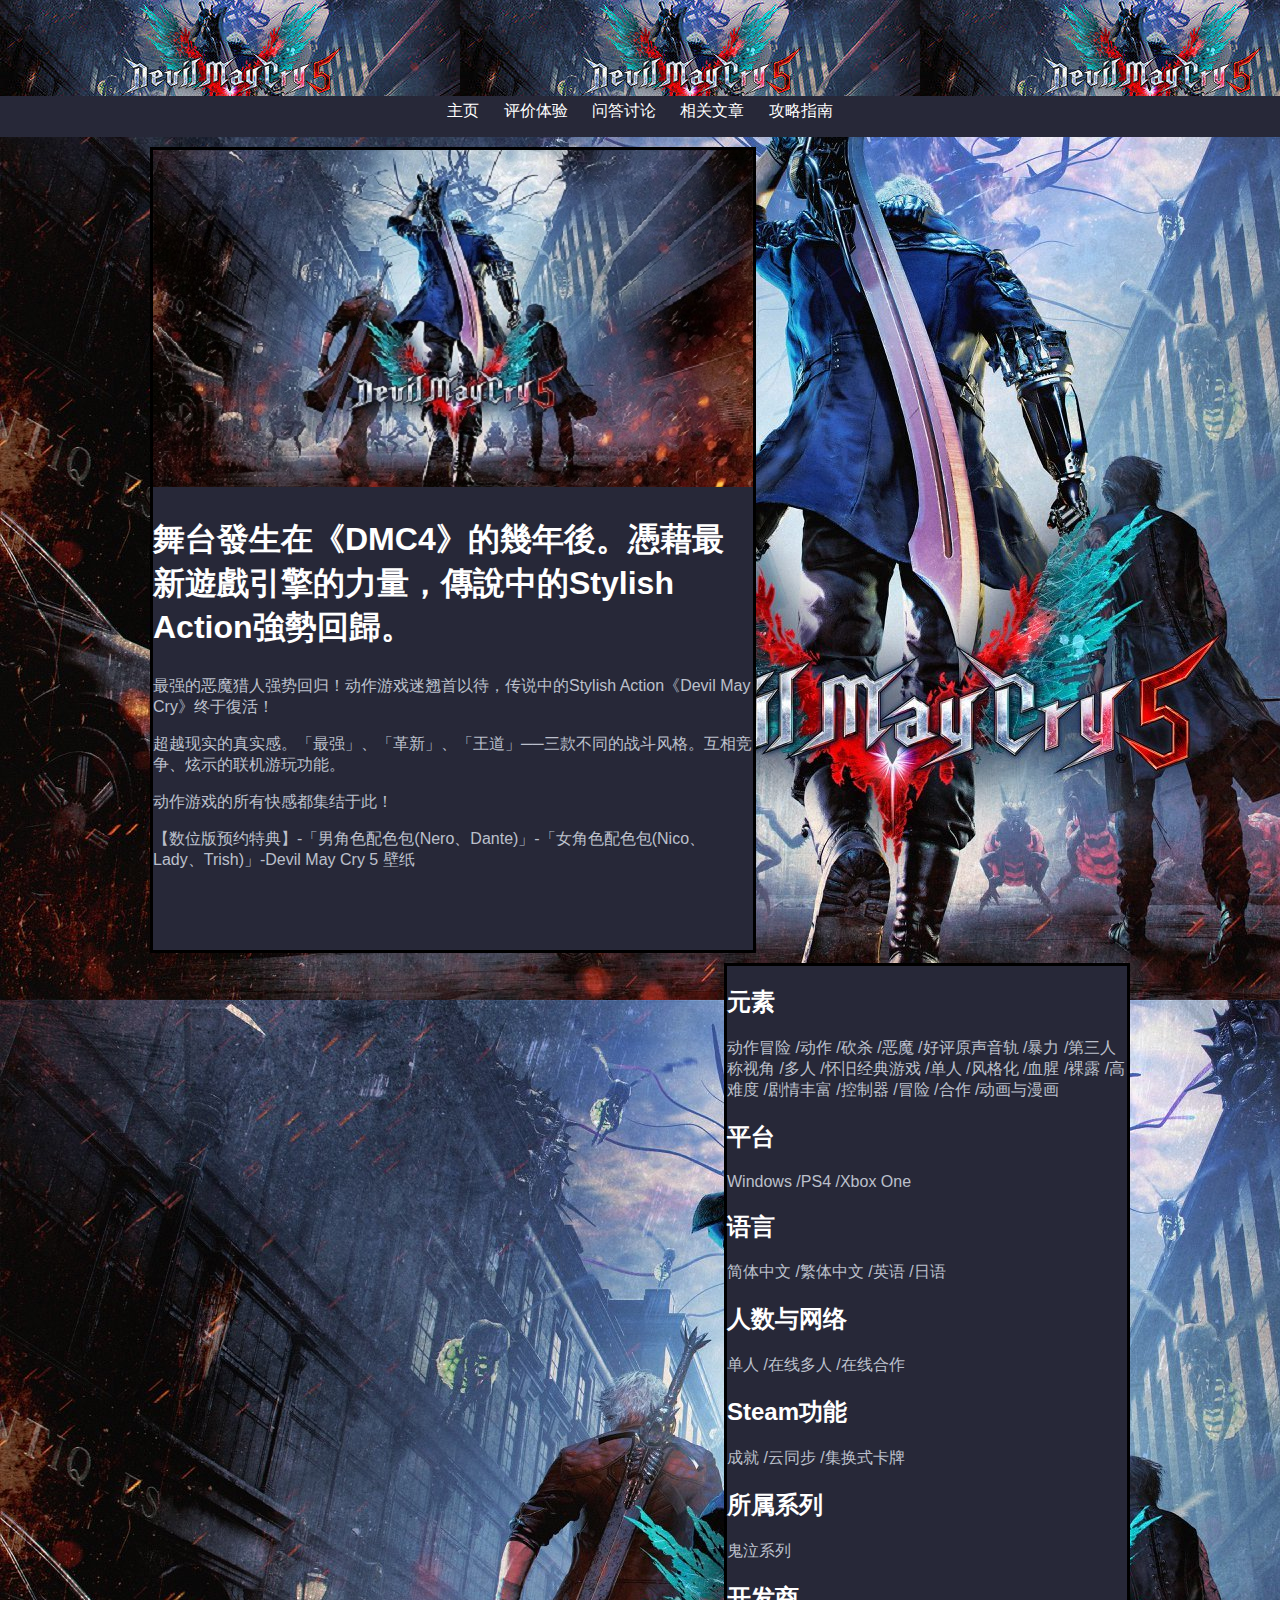
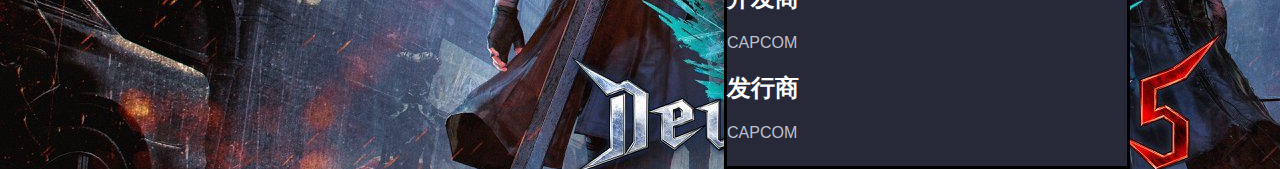
<file: index.html>
<!DOCTYPE html>
<html lang="en">

<head>
    <meta charset="UTF-8">
    <meta name="viewport" content="width=device-width, initial-scale=1.0">
    <title>鬼泣5 Devil May Cry 5</title>
    <link rel="stylesheet" href="./css/index.css">
</head>

<body>
    <div id="header">
        <div class="inner"></div>
    </div>
    <div id="nav">
        <div class="inner"></div>
<ul>
		<li><a href="index.html">主页</a></li>
		<li><a href="evaluation.html">评价体验</a></li>
		<li><a href="qa.html">问答讨论</a></li>
		<li><a href="article.html">相关文章</a></li>
<li><a href="compass.html">攻略指南</a></li>
	</ul>
    </div>
<div id="story">
<div class="photo"><img src="img/1.jpg" alt="第一"></div>
<h1>舞台發生在《DMC4》的幾年後。憑藉最新遊戲引擎的力量，傳說中的Stylish Action強勢回歸。</h1>
<p>最强的恶魔猎人强势回归！动作游戏迷翘首以待，传说中的Stylish Action《Devil May Cry》终于復活！</p>
<p>超越现实的真实感。「最强」、「革新」、「王道」──三款不同的战斗风格。互相竞争、炫示的联机游玩功能。</p>
<p>动作游戏的所有快感都集结于此！</p>
<p>【数位版预约特典】-「男角色配色包(Nero、Dante)」-「女角色配色包(Nico、Lady、Trish)」-Devil May Cry 5 壁纸</p>
</div>
<div id="details">
<h2>元素</h2>
<p>动作冒险 /动作 /砍杀 /恶魔 /好评原声音轨 /暴力 /第三人称视角 /多人 /怀旧经典游戏 /单人 /风格化 /血腥 /裸露 /高难度 /剧情丰富 /控制器 /冒险 /合作 /动画与漫画</p>
<h2>平台</h2>
<p>Windows /PS4 /Xbox One</p>
<h2>语言</h2>
<p>简体中文 /繁体中文 /英语 /日语</p>
<h2>人数与网络</h2>
<p>单人 /在线多人 /在线合作</p>
<h2>Steam功能</h2>
<p>成就 /云同步 /集换式卡牌</p>
<h2>所属系列</h2>
<p>鬼泣系列</p>
<h2>开发商</h2>
<p>CAPCOM</p>
<h2>发行商</h2>
<p>CAPCOM</p>
</div>
</body>
</html>
</file>
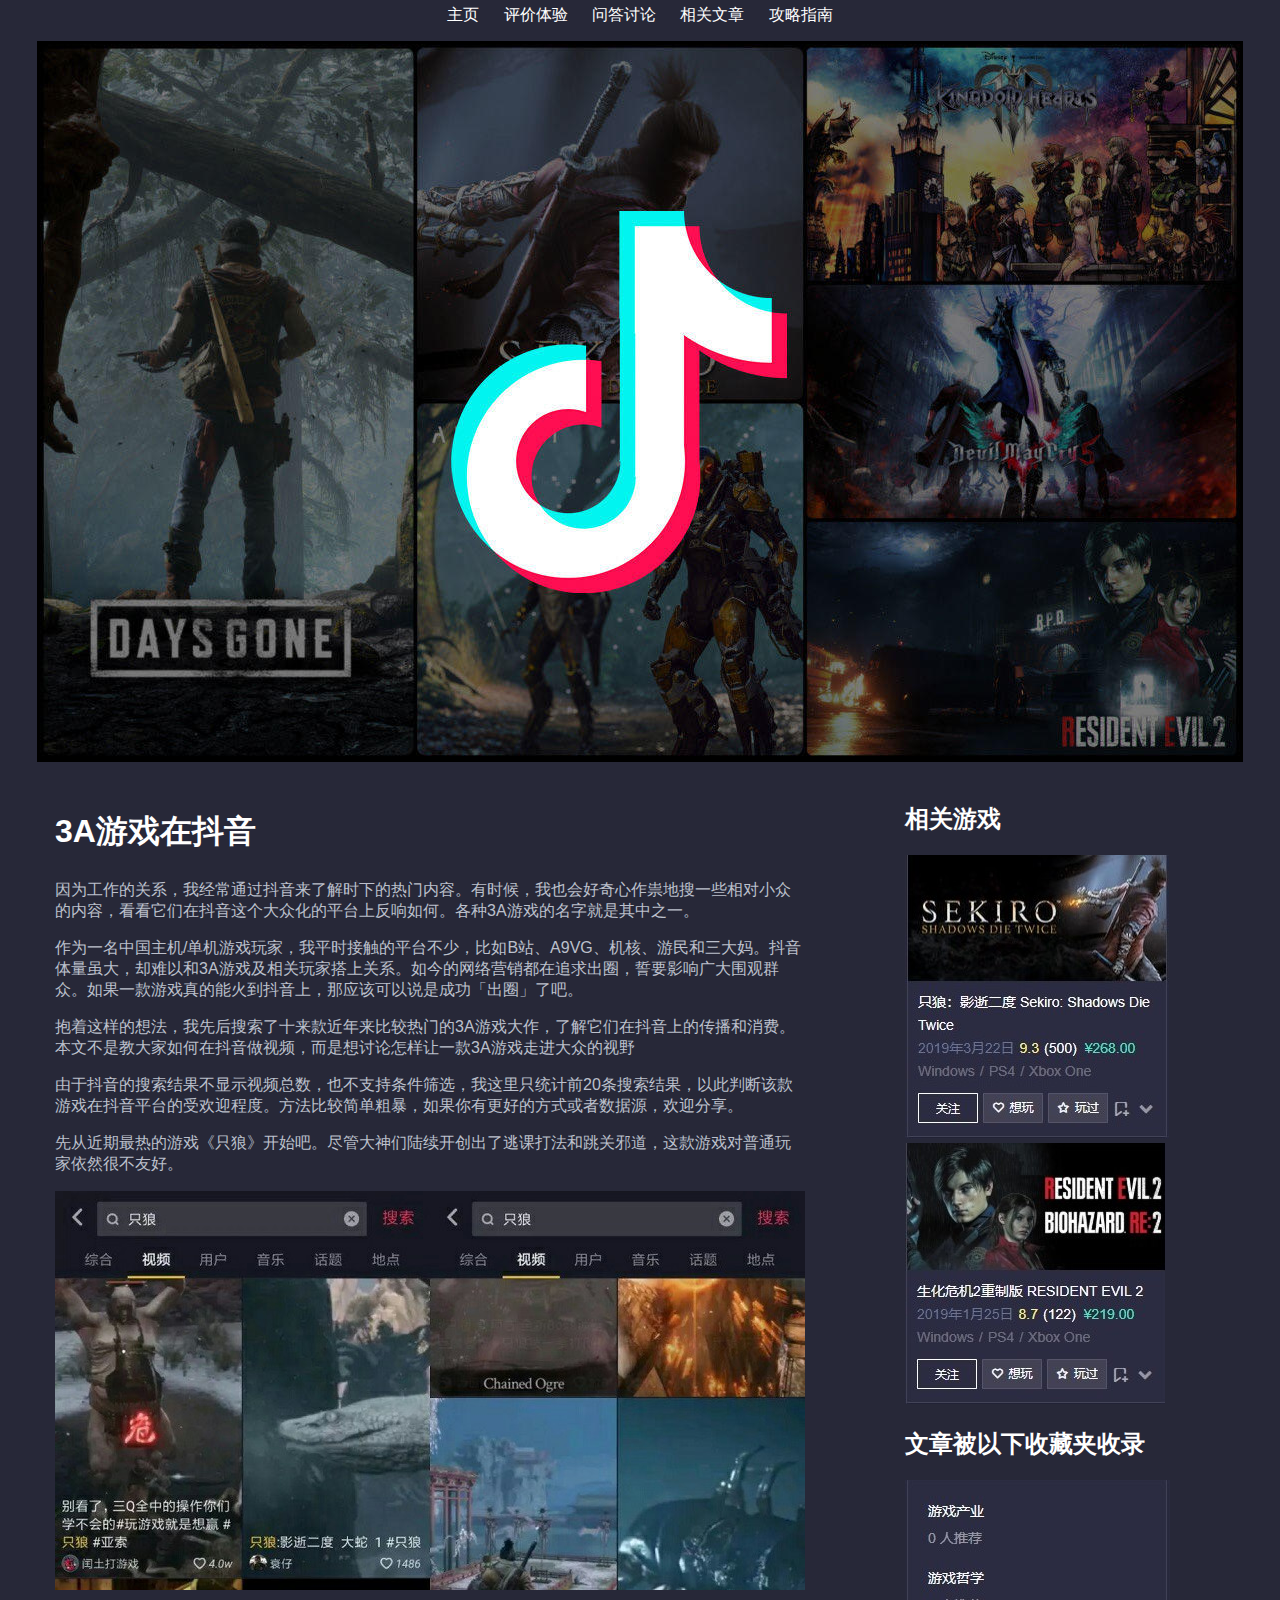
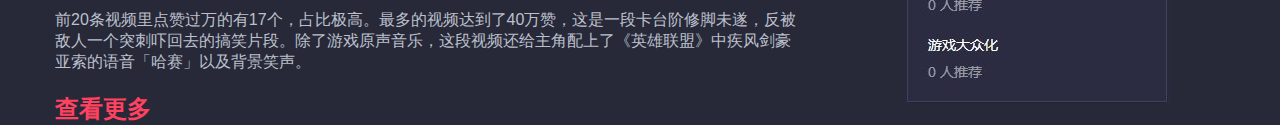
<file: article.html>
<!DOCTYPE html>
<html lang="en">

<head>
    <meta charset="UTF-8">
    <meta name="viewport" content="width=device-width, initial-scale=1.0">
    <title>相关文章</title>
    <link rel="stylesheet" href="./css/article.css">
</head>

<body>
    <div id="header">
        <div class="inner"></div>
    </div>
    <div id="nav">
        <div class="inner"></div>
<ul>
		<li><a href="index.html">主页</a></li>
		<li><a href="evaluation.html">评价体验</a></li>
		<li><a href="qa.html">问答讨论</a></li>
		<li><a href="article.html">相关文章</a></li>
<li><a href="compass.html">攻略指南</a></li>
	</ul>
    </div>
<div id="bphoto">
<div class="photo"><img src="img/article.jpg" alt="大图"></div>
<div id="art">
<h1>3A游戏在抖音</h1>
<p>因为工作的关系，我经常通过抖音来了解时下的热门内容。有时候，我也会好奇心作祟地搜一些相对小众的内容，看看它们在抖音这个大众化的平台上反响如何。各种3A游戏的名字就是其中之一。</p>
<p>作为一名中国主机/单机游戏玩家，我平时接触的平台不少，比如B站、A9VG、机核、游民和三大妈。抖音体量虽大，却难以和3A游戏及相关玩家搭上关系。如今的网络营销都在追求出圈，誓要影响广大围观群众。如果一款游戏真的能火到抖音上，那应该可以说是成功「出圈」了吧。</p>
<p>抱着这样的想法，我先后搜索了十来款近年来比较热门的3A游戏大作，了解它们在抖音上的传播和消费。本文不是教大家如何在抖音做视频，而是想讨论怎样让一款3A游戏走进大众的视野</p>
<p>由于抖音的搜索结果不显示视频总数，也不支持条件筛选，我这里只统计前20条搜索结果，以此判断该款游戏在抖音平台的受欢迎程度。方法比较简单粗暴，如果你有更好的方式或者数据源，欢迎分享。</p>
<p>先从近期最热的游戏《只狼》开始吧。尽管大神们陆续开创出了逃课打法和跳关邪道，这款游戏对普通玩家依然很不友好。</p>
<div class="photo"><img src="img/article2.jpg" alt="文章内"></div>
<p>前20条视频里点赞过万的有17个，占比极高。最多的视频达到了40万赞，这是一段卡台阶修脚未遂，反被敌人一个突刺吓回去的搞笑片段。除了游戏原声音乐，这段视频还给主角配上了《英雄联盟》中疾风剑豪亚索的语音「哈赛」以及背景笑声。</p>
<h2>查看更多</h2>
</div>
<div id="more">
<h2>相关游戏</h2>
<div class="photo"><img src="img/game1.jpg" alt="游戏一"></div>
<div class="photo"><img src="img/game2.jpg" alt="游戏二"></div>
<h2>文章被以下收藏夹收录</h2>
<div class="photo"><img src="img/game3.jpg" alt="游戏三"></div>
</div>
</body>
</html>
</file>
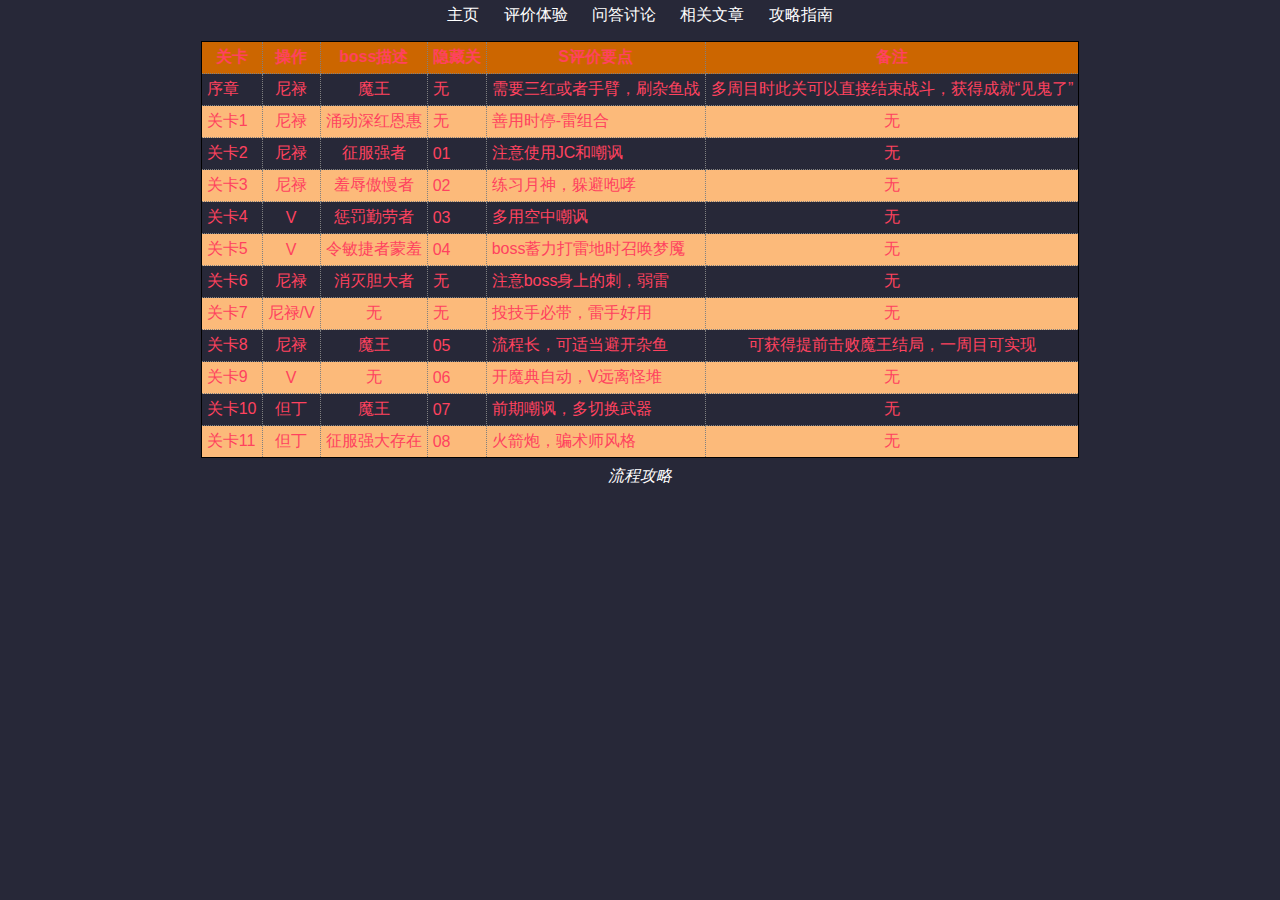
<file: compass.html>
<!DOCTYPE html>
<html lang="en">

<head>
    <meta charset="UTF-8">
    <meta name="viewport" content="width=device-width, initial-scale=1.0">
    <title>攻略指南</title>
    <link rel="stylesheet" href="./css/compass.css">
</head>

<body>
    <div id="header">
        <div class="inner"></div>
    </div>
    <div id="nav">
        <div class="inner"></div>
<ul>
		<li><a href="index.html">主页</a></li>
		<li><a href="evaluation.html">评价体验</a></li>
		<li><a href="qa.html">问答讨论</a></li>
		<li><a href="article.html">相关文章</a></li>
<li><a href="compass.html">攻略指南</a></li>
	</ul>
    </div>
<table>
      <caption>
        流程攻略
      </caption>
      <tr>
        <th>关卡</th>
        <th>操作</th>
        <th>boss描述</th>
        <th>隐藏关</th>
        <th>S评价要点</th>
       <th>备注</th>
      </tr>
      <tr>
        <td>序章</td>
        <td class="center">尼禄</td>
        <td class="center">魔王</td>
        <td class="left">无</td>
        <td class="left">需要三红或者手臂，刷杂鱼战</td>
        <td class="center">多周目时此关可以直接结束战斗，获得成就“见鬼了”</td>
      </tr>
      <tr class="cellcolor">
        <td>关卡1</td>
        <td class="center">尼禄</td>
        <td class="center">涌动深红恩惠</td>
        <td class="left">无</td>
        <td class="left">善用时停-雷组合</td>
       <td class="center">无</td>
      </tr>
      <tr>
        <td>关卡2</td>
        <td class="center">尼禄</td>
        <td class="center">征服强者</td>
        <td class="left">01</td>
        <td class="left">注意使用JC和嘲讽</td>
        <td class="center">无</td>
      </tr>
      <tr class="cellcolor">
        <td>关卡3</td>
        <td class="center">尼禄</td>
        <td class="center">羞辱傲慢者</td>
        <td class="left">02</td>
        <td class="left">练习月神，躲避咆哮</td>
     <td class="center">无</td>
      </tr>
     <tr>
        <td>关卡4</td>
        <td class="center">V</td>
        <td class="center">惩罚勤劳者</td>
        <td class="left">03</td>
        <td class="left">多用空中嘲讽</td>
      <td class="center">无</td>
      </tr>
      <tr class="cellcolor">
        <td>关卡5</td>
        <td class="center">V</td>
        <td class="center">令敏捷者蒙羞</td>
        <td class="left">04</td>
        <td class="left">boss蓄力打雷地时召唤梦魇</td>
      <td class="center">无</td>
      </tr>
<tr>
        <td>关卡6</td>
        <td class="center">尼禄</td>
        <td class="center">消灭胆大者</td>
        <td class="left">无</td>
        <td class="left">注意boss身上的刺，弱雷</td>
      <td class="center">无</td>
      </tr>
      <tr class="cellcolor">
        <td>关卡7</td>
        <td class="center">尼禄/V</td>
        <td class="center">无</td>
        <td class="left">无</td>
        <td class="left">投技手必带，雷手好用</td>
      <td class="center">无</td>
      </tr>
<tr>
        <td>关卡8</td>
        <td class="center">尼禄</td>
        <td class="center">魔王</td>
        <td class="left">05</td>
        <td class="left">流程长，可适当避开杂鱼</td>
      <td class="center">可获得提前击败魔王结局，一周目可实现</td>
      </tr>
      <tr class="cellcolor">
        <td>关卡9</td>
        <td class="center">V</td>
        <td class="center">无</td>
        <td class="left">06</td>
        <td class="left">开魔典自动，V远离怪堆</td>
      <td class="center">无</td>
      </tr>
<tr>
        <td>关卡10</td>
        <td class="center">但丁</td>
        <td class="center">魔王</td>
        <td class="left">07</td>
        <td class="left">前期嘲讽，多切换武器</td>
      <td class="center">无</td>
      </tr>
      <tr class="cellcolor">
        <td>关卡11</td>
        <td class="center">但丁</td>
        <td class="center">征服强大存在</td>
        <td class="left">08</td>
        <td class="left">火箭炮，骗术师风格</td>
      <td class="center">无</td>
      </tr>
    </table>

</body>
</html>
</file>
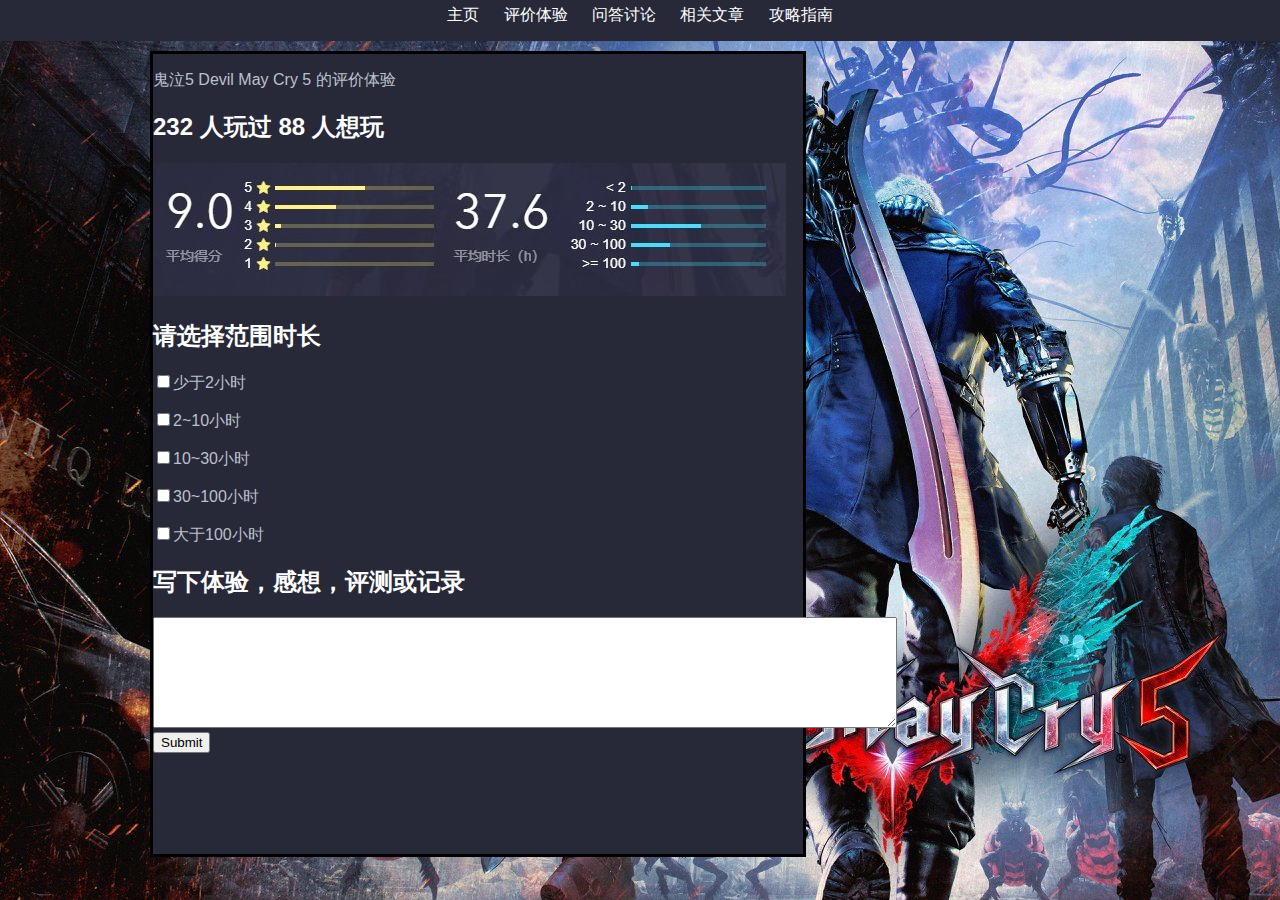
<file: evaluation.html>
<!DOCTYPE html>
<html lang="en">

<head>
    <meta charset="UTF-8">
    <meta name="viewport" content="width=device-width, initial-scale=1.0">
    <title>评价</title>
    <link rel="stylesheet" href="./css/evalution.css">
</head>

<body>
    <div id="header">
        <div class="inner"></div>
    </div>
    <div id="nav">
        <div class="inner"></div>
<ul>
		<li><a href="index.html">主页</a></li>
		<li><a href="evalution.html">评价体验</a></li>
		<li><a href="qa.html">问答讨论</a></li>
		<li><a href="article.html">相关文章</a></li>
<li><a href="compass.html">攻略指南</a></li>
	</ul>
    </div>

<div id="evapage">
<p>鬼泣5 Devil May Cry 5 的评价体验</p>
<h2>232 人玩过     88 人想玩</h2>
<div class="photo"><img src="img/2.jpg" alt="评分"></div>
<form action="">
<div id="firstq">
			<h2>请选择范围时长</h2>
			<p><input type="checkbox" name="time">少于2小时</p>
			<p><input type="checkbox" name="time">2~10小时</p>
			<p><input type="checkbox" name="time">10~30小时</p>
			<p><input type="checkbox" name="time">30~100小时</p>
			<p><input type="checkbox" name="time">大于100小时</p>
		</div>
<div id="secondq">
			<h2>写下体验，感想，评测或记录</h2>
			<textarea name="" id="" cols="90" rows="7"></textarea>
		</div>
<div id="submit">
			<input type="submit">
		</div>
</form>


</div>
</body>
</html>
</file>
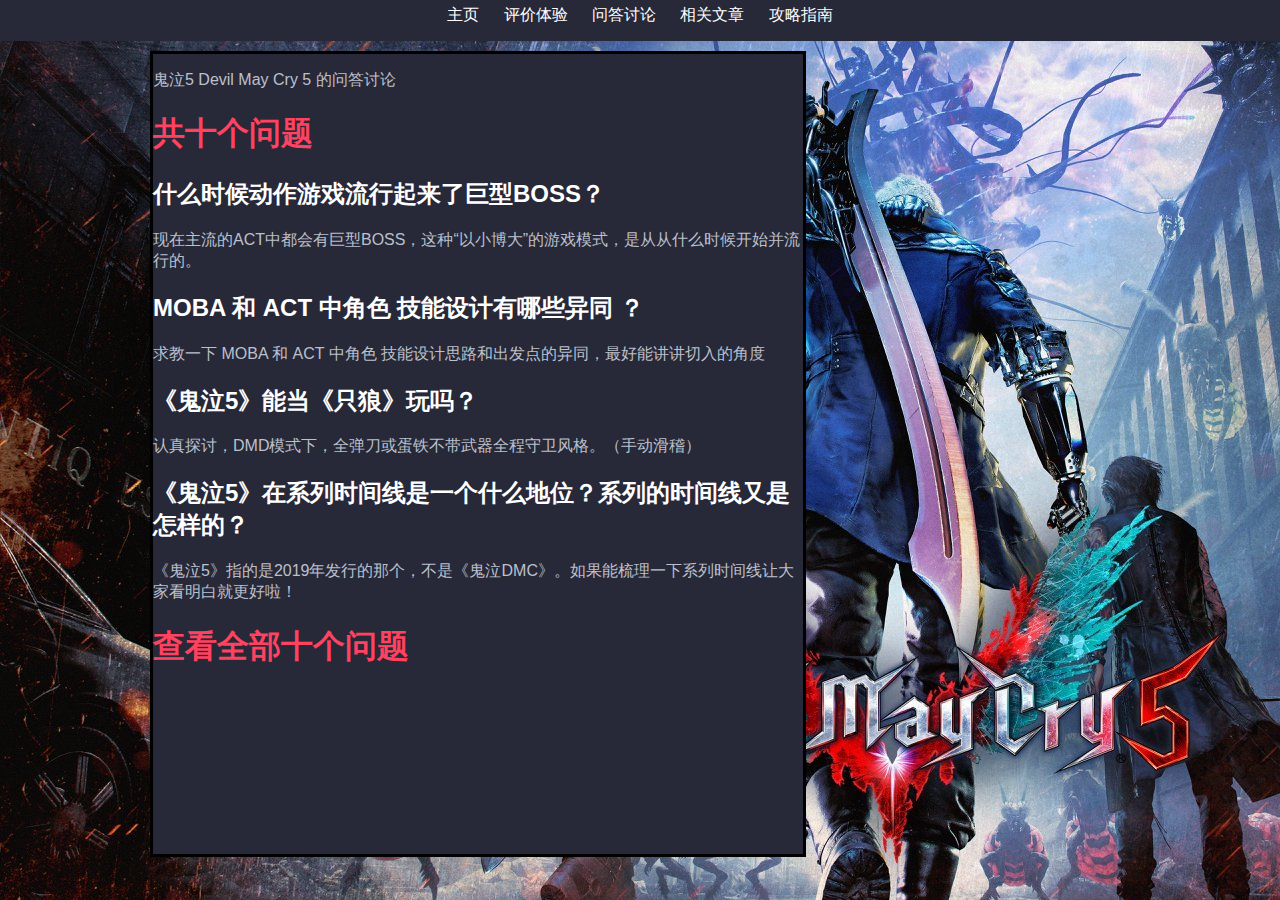
<file: qa.html>
<!DOCTYPE html>
<html lang="en">

<head>
    <meta charset="UTF-8">
    <meta name="viewport" content="width=device-width, initial-scale=1.0">
    <title>问答讨论</title>
    <link rel="stylesheet" href="./css/qa.css">
</head>

<body>
    <div id="header">
        <div class="inner"></div>
    </div>
    <div id="nav">
        <div class="inner"></div>
<ul>
		<li><a href="index.html">主页</a></li>
		<li><a href="evaluation.html">评价体验</a></li>
		<li><a href="qa.html">问答讨论</a></li>
		<li><a href="article.html">相关文章</a></li>
<li><a href="compass.html">攻略指南</a></li>
	</ul>
    </div>

<div id="qa">
<p>鬼泣5 Devil May Cry 5 的问答讨论</p>
<h1>共十个问题</h1>
<a href="q1.html"><h2>什么时候动作游戏流行起来了巨型BOSS？</h2></a>
<p>现在主流的ACT中都会有巨型BOSS，这种“以小博大”的游戏模式，是从从什么时候开始并流行的。</p>
<a href="q2.html"><h2>MOBA 和 ACT 中角色 技能设计有哪些异同 ？</h2></a>
<p>求教一下  MOBA 和 ACT 中角色 技能设计思路和出发点的异同，最好能讲讲切入的角度</p>
<a href="q3.html"><h2>《鬼泣5》能当《只狼》玩吗？</h2></a>
<p>认真探讨，DMD模式下，全弹刀或蛋铁不带武器全程守卫风格。（手动滑稽）</p>
<a href="q4.html"><h2>《鬼泣5》在系列时间线是一个什么地位？系列的时间线又是怎样的？</h2></a>
<p>《鬼泣5》指的是2019年发行的那个，不是《鬼泣DMC》。如果能梳理一下系列时间线让大家看明白就更好啦！</p>
<a href="qmore.html"><h1>查看全部十个问题</h1></a>


</div>
</body>
</html>
</file>
<file: css/index.css>
body {
    /* background-color: aqua; */
    margin: 0;
background-image: url(../img/background.jpg);
font-family: -apple-system,"Helvetica Neue",Arial,"PingFang SC","Hiragino Sans GB","Microsoft YaHei","WenQuanYi Micro Hei",sans-serif;
}
h1{
display: block;
    margin-block-start: 0.83em;
    margin-block-end: 0.83em;
    margin-inline-start: 0px;
    margin-inline-end: 0px;
    font-weight: bold;
color:white;
}
h2{
color: rgba(255,255,255,1);
}
p{
color:#bcc0cc;
}
div.inner {
    width: 1000px;
    margin-left: auto;
    margin-right: auto;
}

div#header {
    height: 96px;
    background-image: url(../img/head-bg.jpg);
}

div#nav {
    height: 41px;
    background-color: rgb(39,40,56);
text-align: center;
}
div#story{
width: 600px;
    height: 800px;
    background-color: rgb(39,40,56);
    float: left;
    border: solid;
margin-top:10px;
margin-left:150px;
}
div#details{
width: 400px;
    height: 800px;
    background-color: rgb(39,40,56);
    float: right;
    border: solid;
margin-top:10px;
margin-right:150px;
}
#nav ul {
	margin: 0px;
	list-style-type: none;
	padding: 5px 0px 5px 0px;
}
#nav ul li {
	display: inline;
	padding: 5px 10px 5px 10px;
                text-align:center;
                font-family:white;
}
#nav ul li a{
                text-decoration:none; 
                color:white;
}
</file>
<file: css/article.css>
body {
    /* background-color: aqua; */
    margin: 0;
background-color:rgb(39,40,56);
font-family: -apple-system,"Helvetica Neue",Arial,"PingFang SC","Hiragino Sans GB","Microsoft YaHei","WenQuanYi Micro Hei",sans-serif;
}
h1{
display: block;
    margin-block-start: 0.83em;
    margin-block-end: 0.83em;
    margin-inline-start: 0px;
    margin-inline-end: 0px;
    font-weight: bold;
color:white;
}
h2{
color: rgb(255,255,255,1);
}
p{
color:#bcc0cc;
}
div.inner {
    width: 1000px;
    margin-left: auto;
    margin-right: auto;
}
div#bphoto{
width: 1200px;
    height: 715px;
   
    border: solid;
margin:0 auto;

}
div#nav {
    height: 41px;
    background-color: rgb(39,40,56);
text-align: center;
}
#nav ul {
	margin: 0px;
	list-style-type: none;
	padding: 5px 0px 5px 0px;
}
#nav ul li {
	display: inline;
	padding: 5px 10px 5px 10px;
                text-align:center;
                font-family:white;
}
#nav ul li a{
                text-decoration:none; 
                color:white;
}
div#art{
width: 750px;
    height: 800px;
    background-color: rgb(39,40,56);
    float: left;
    border: none;
margin-top:20px;
margin-left:15px;
}
div#more{
width: 320px;
    height: 800px;
    background-color: rgb(39,40,56);
    float: right;
    border: none;
margin-top:20px;
margin-right:15px;
}
div#art h2{
color:rgb(255,66,95) ;
}
</file>
<file: css/compass.css>
body {
    /* background-color: aqua; */
    margin: 0;
background-color:rgb(39,40,56);
font-family: -apple-system,"Helvetica Neue",Arial,"PingFang SC","Hiragino Sans GB","Microsoft YaHei","WenQuanYi Micro Hei",sans-serif;
}
h1{
display: block;
    margin-block-start: 0.83em;
    margin-block-end: 0.83em;
    margin-inline-start: 0px;
    margin-inline-end: 0px;
    font-weight: bold;
color:white;
}
h2{
color: rgba(255,255,255,1);
}
p{
color:#bcc0cc;
}
div.inner {
    width: 1000px;
    margin-left: auto;
    margin-right: auto;
}

div#nav {
    height: 41px;
    background-color: rgb(39,40,56);
text-align: center;
}
#nav ul {
	margin: 0px;
	list-style-type: none;
	padding: 5px 0px 5px 0px;
}
#nav ul li {
	display: inline;
	padding: 5px 10px 5px 10px;
                text-align:center;
                font-family:white;
}
#nav ul li a{
                text-decoration:none; 
                color:white;
}
table {
  
margin:0 auto;
  border:           thin solid black;
  caption-side:     bottom;
  border-collapse:  collapse;
}

table table th {
  background-color: white;
}

td, th {
  border:           thin dotted gray;
  padding:          5px;
color:rgb(255,66,95);
}

th {
  background-color: #cc6600;
}
.cellcolor {
  background-color: #fcba7a;
}



caption {
  font-style:       italic;
  padding-top:      8px;
color:white;
}

.center {
  text-align:       center;
color:rgb(255,66,95);
}

.left {
  text-align:       left;
color: rgb(255,66,95);
}
</file>
<file: css/evalution.css>
body {
    /* background-color: aqua; */
    margin: 0;
background-image: url(../img/background.jpg);
font-family: -apple-system,"Helvetica Neue",Arial,"PingFang SC","Hiragino Sans GB","Microsoft YaHei","WenQuanYi Micro Hei",sans-serif;
}

h2{
color: rgba(255,255,255,1);
}
p{
color:#bcc0cc;
}
div.inner {
    width: 1000px;
    margin-left: auto;
    margin-right: auto;
}


div#nav {
    height: 41px;
    background-color: rgb(39,40,56);
text-align: center;
}
div#evapage{
width: 650px;
    height: 800px;
    background-color: rgb(39,40,56);
    float: left;
    border: solid;
margin-top:10px;
margin-left:150px;
}
#nav ul {
	margin: 0px;
	list-style-type: none;
	padding: 5px 0px 5px 0px;
}
#nav ul li {
	display: inline;
	padding: 5px 10px 5px 10px;
                text-align:center;
                font-family:white;
}
#nav ul li a{
                text-decoration:none; 
                color:white;
}
</file>
<file: css/qa.css>
body {
    /* background-color: aqua; */
    margin: 0;
background-image: url(../img/background.jpg);
font-family: -apple-system,"Helvetica Neue",Arial,"PingFang SC","Hiragino Sans GB","Microsoft YaHei","WenQuanYi Micro Hei",sans-serif;
}
h1{
color:rgb(255,66,95);
}
h2{
color: rgba(255,255,255,1);
style:none;
}
p{
color:#bcc0cc;
}
div.inner {
    width: 1000px;
    margin-left: auto;
    margin-right: auto;
}

div#qa{
width: 650px;
    height: 800px;
    background-color: rgb(39,40,56);
    float: left;
    border: solid;
margin-top:10px;
margin-left:150px;
}
div#nav {
    height: 41px;
    background-color: rgb(39,40,56);
text-align: center;
}

#nav ul {
	margin: 0px;
	list-style-type: none;
	padding: 5px 0px 5px 0px;
}
#nav ul li {
	display: inline;
	padding: 5px 10px 5px 10px;
                text-align:center;
                font-family:white;
}
#nav ul li a{
                text-decoration:none; 
                color:white;
}
#qa a{text-decoration:none;
}
</file>
